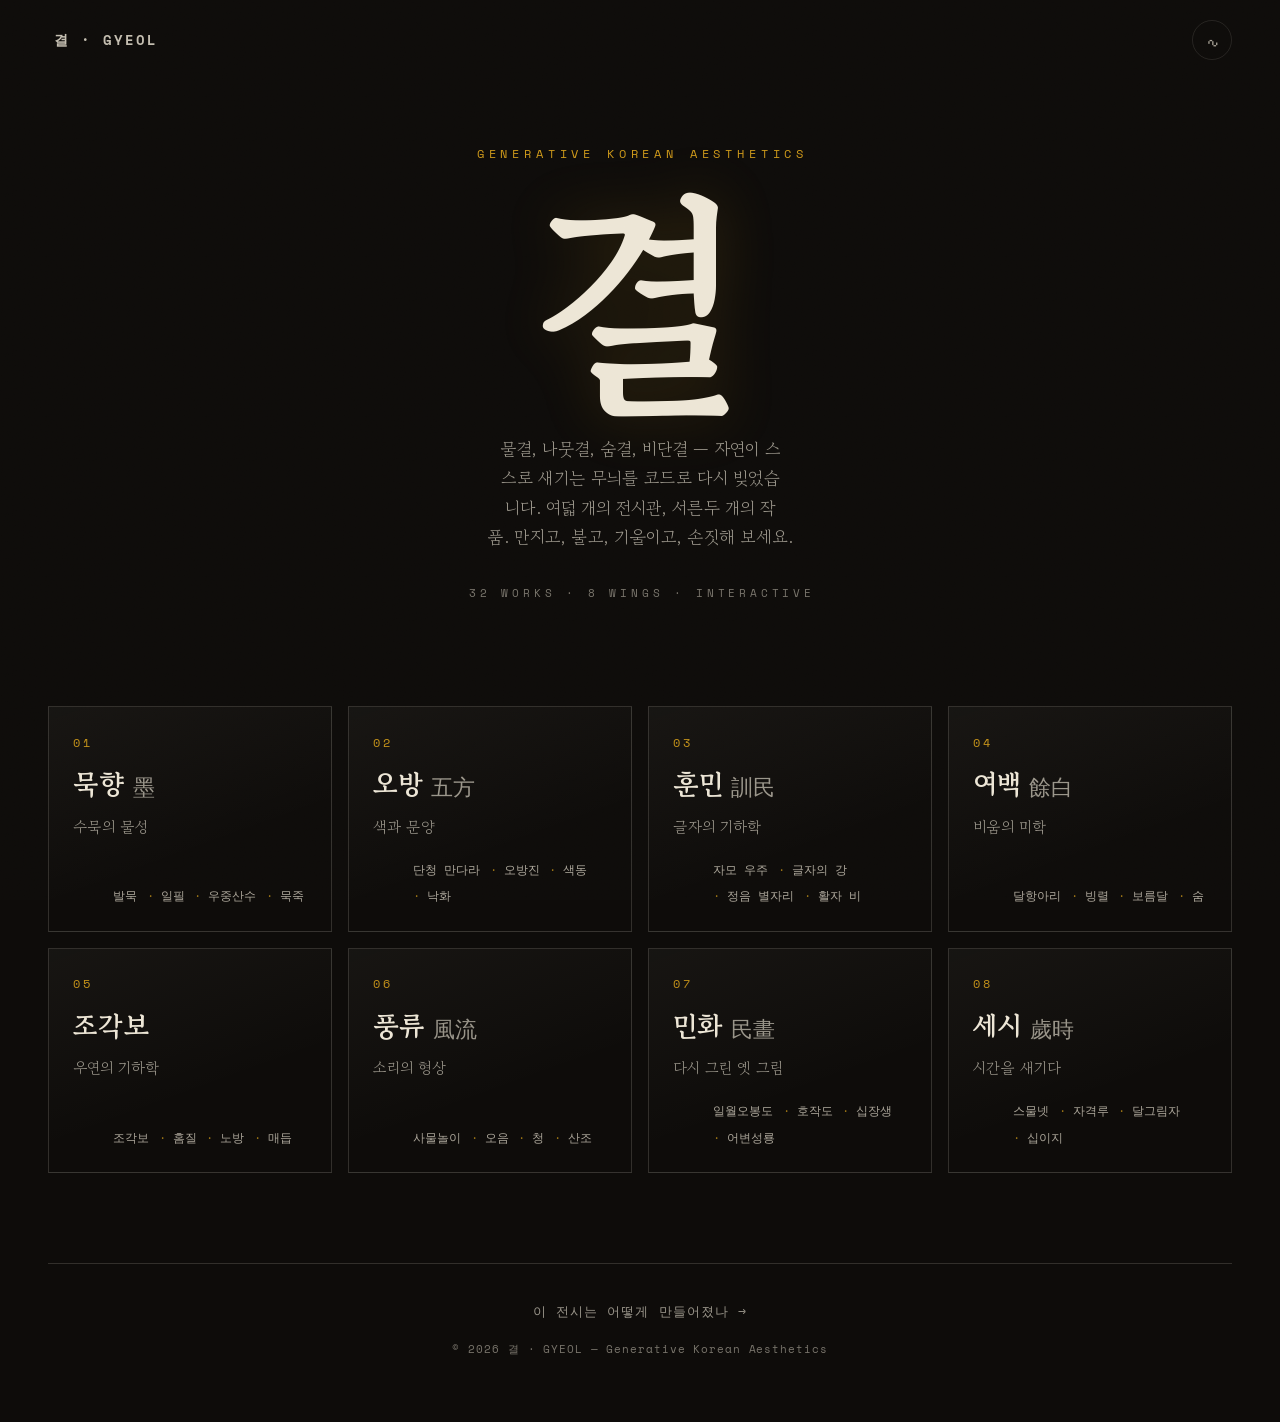
<file: index.html>
<!DOCTYPE html>
<html lang="ko">
<head>
  <meta charset="UTF-8" />
  <meta name="viewport" content="width=device-width, initial-scale=1.0, viewport-fit=cover" />
  <meta name="description" content="결 · GYEOL — 한국적 미감을 코드로 다시 빚은 8관 32작품 인터랙티브 미디어 아트 전시." />
  <title>결 · GYEOL — 한국적 미감의 제너러티브 전시</title>
  <link rel="preconnect" href="https://fonts.googleapis.com" />
  <link rel="preconnect" href="https://fonts.gstatic.com" crossorigin />
  <link href="https://fonts.googleapis.com/css2?family=Gowun+Batang:wght@400;700&family=Space+Mono:wght@400;700&display=swap" rel="stylesheet" />
  <link rel="icon" href="data:image/svg+xml,%3Csvg xmlns='http://www.w3.org/2000/svg' viewBox='0 0 64 64'%3E%3Crect width='64' height='64' fill='%230E0C0A'/%3E%3Ctext x='32' y='44' font-size='36' text-anchor='middle' fill='%23EDE6D6' font-family='serif'%3E결%3C/text%3E%3C/svg%3E" />
  <link rel="stylesheet" href="./css/style.css" />
</head>
<body data-view="atrium">
  <div class="grain" aria-hidden="true"></div>
  <header class="topbar">
    <button class="brand" data-action="home" aria-label="아트리움으로">결 · GYEOL</button>
    <button class="sound-toggle" data-action="sound" aria-pressed="false" aria-label="사운드 켜기/끄기">∿</button>
  </header>
  <main id="atrium" class="atrium">
    <section class="hero">
      <p class="hero__eyebrow">GENERATIVE KOREAN AESTHETICS</p>
      <h1 class="hero__title">결</h1>
      <p class="hero__lead">물결, 나뭇결, 숨결, 비단결 — 자연이 스스로 새기는 무늬를 코드로 다시 빚었습니다.
        여덟 개의 전시관, 서른두 개의 작품. 만지고, 불고, 기울이고, 손짓해 보세요.</p>
      <p class="hero__meta">32 WORKS · 8 WINGS · INTERACTIVE</p>
    </section>
    <section id="wings" class="wings" aria-label="전시관 목록"><!-- main.js가 주입 --></section>
    <footer class="foot">
      <a href="./making-of.html">이 전시는 어떻게 만들어졌나 →</a>
      <p class="foot__copy">© 2026 결 · GYEOL — Generative Korean Aesthetics</p>
    </footer>
  </main>
  <section id="viewer" class="viewer" hidden>
    <div id="stage" class="stage"></div>
    <div class="viewer__hud">
      <button data-action="close" aria-label="닫기">✕</button>
      <button data-action="prev" aria-label="이전 작품">‹</button>
      <button data-action="next" aria-label="다음 작품">›</button>
      <button data-action="info" aria-label="작품 정보" aria-expanded="false">ⓘ</button>
    </div>
    <aside id="panel" class="viewer__panel" hidden>
      <h2 id="viewer-title"></h2>
      <p id="viewer-desc"></p>
      <p id="viewer-note" class="note"></p>
    </aside>
    <p id="hint" class="viewer__hint" aria-live="polite" aria-atomic="true" hidden></p>
  </section>
  <script type="module" src="./js/main.js"></script>
</body>
</html>
</file>
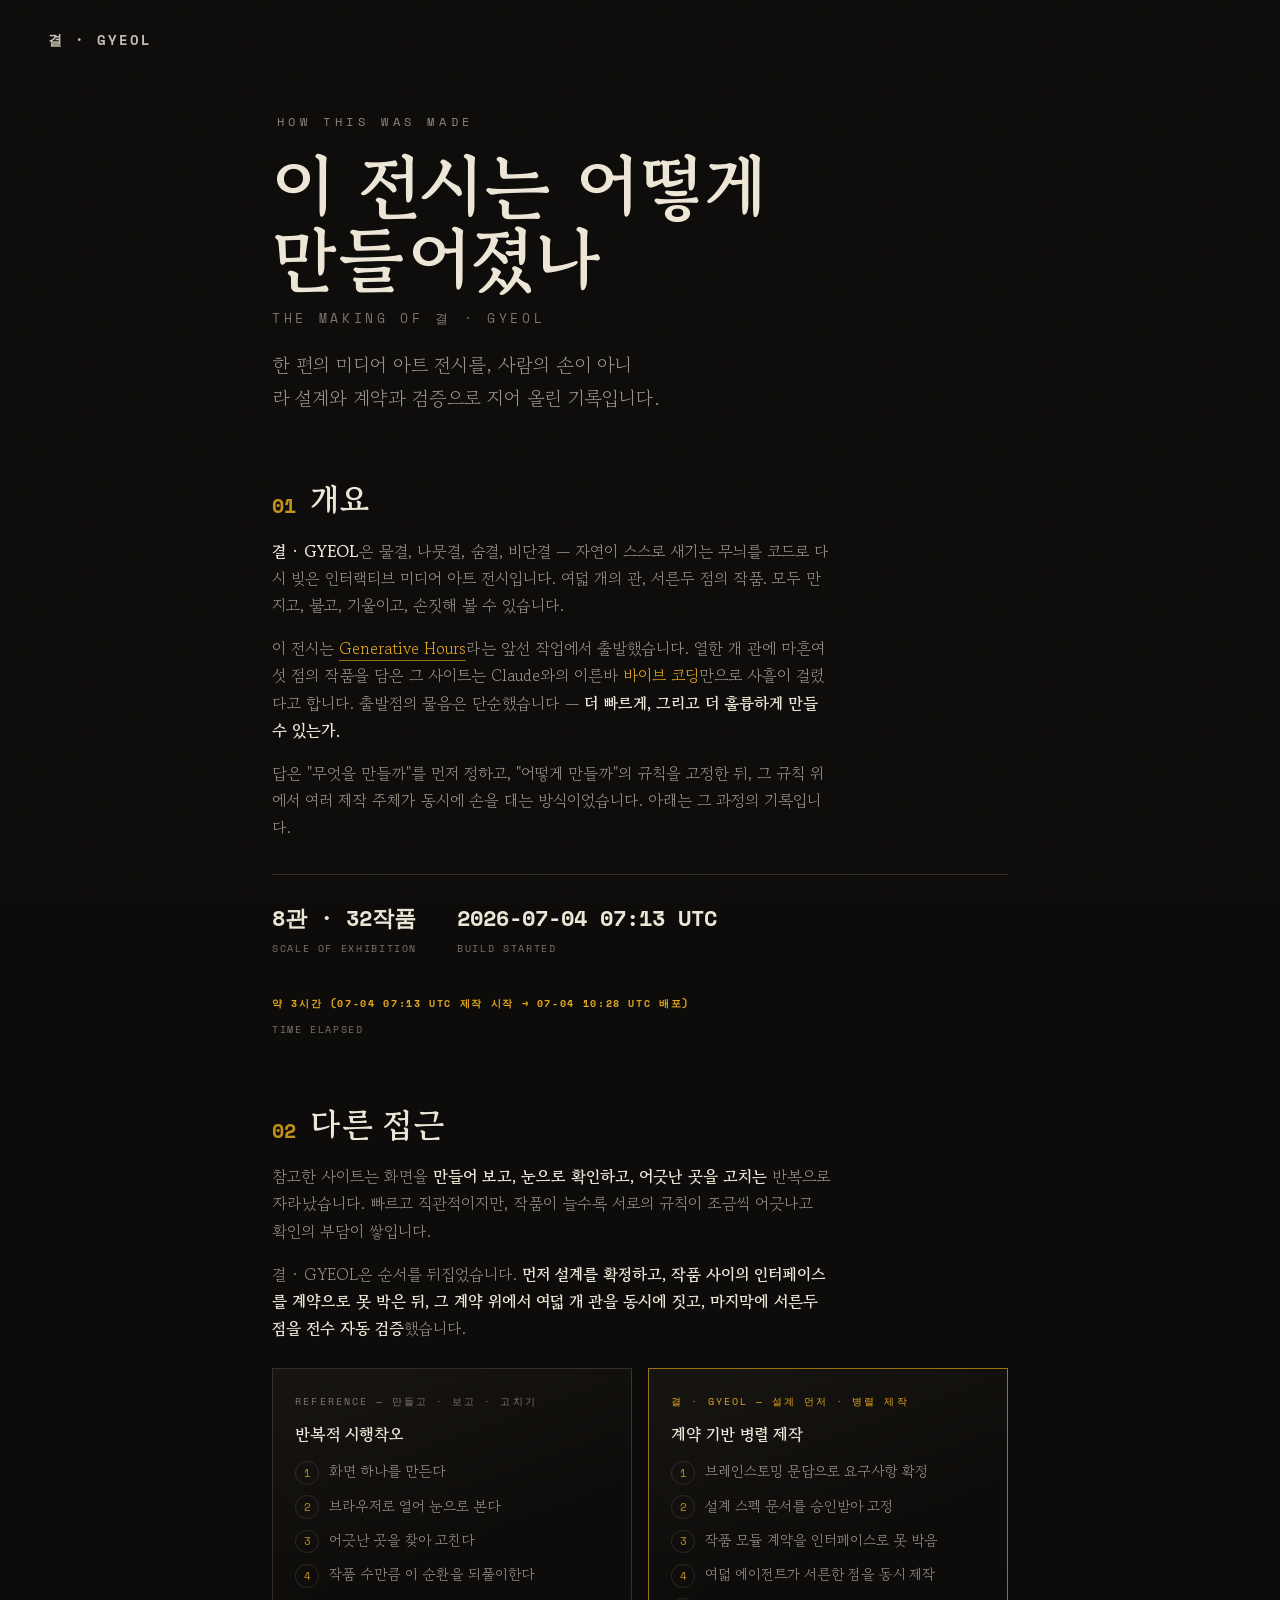
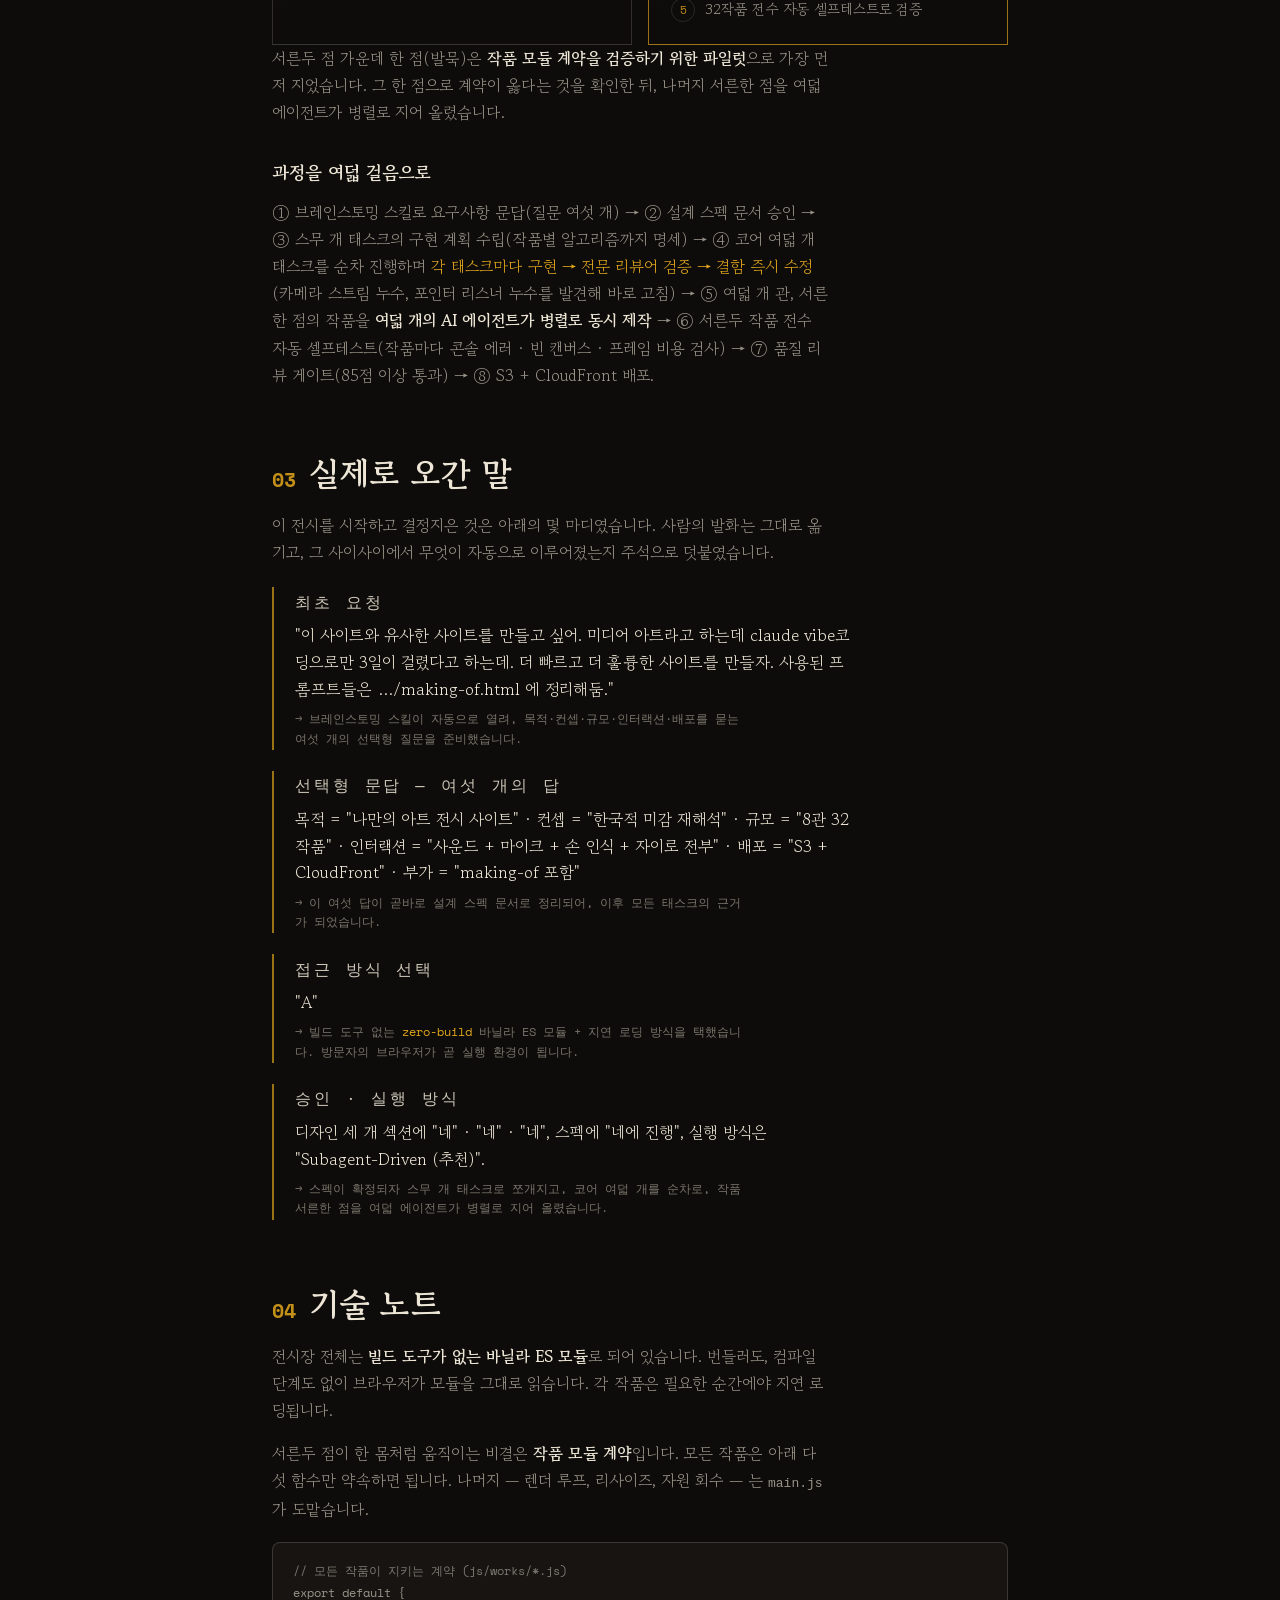
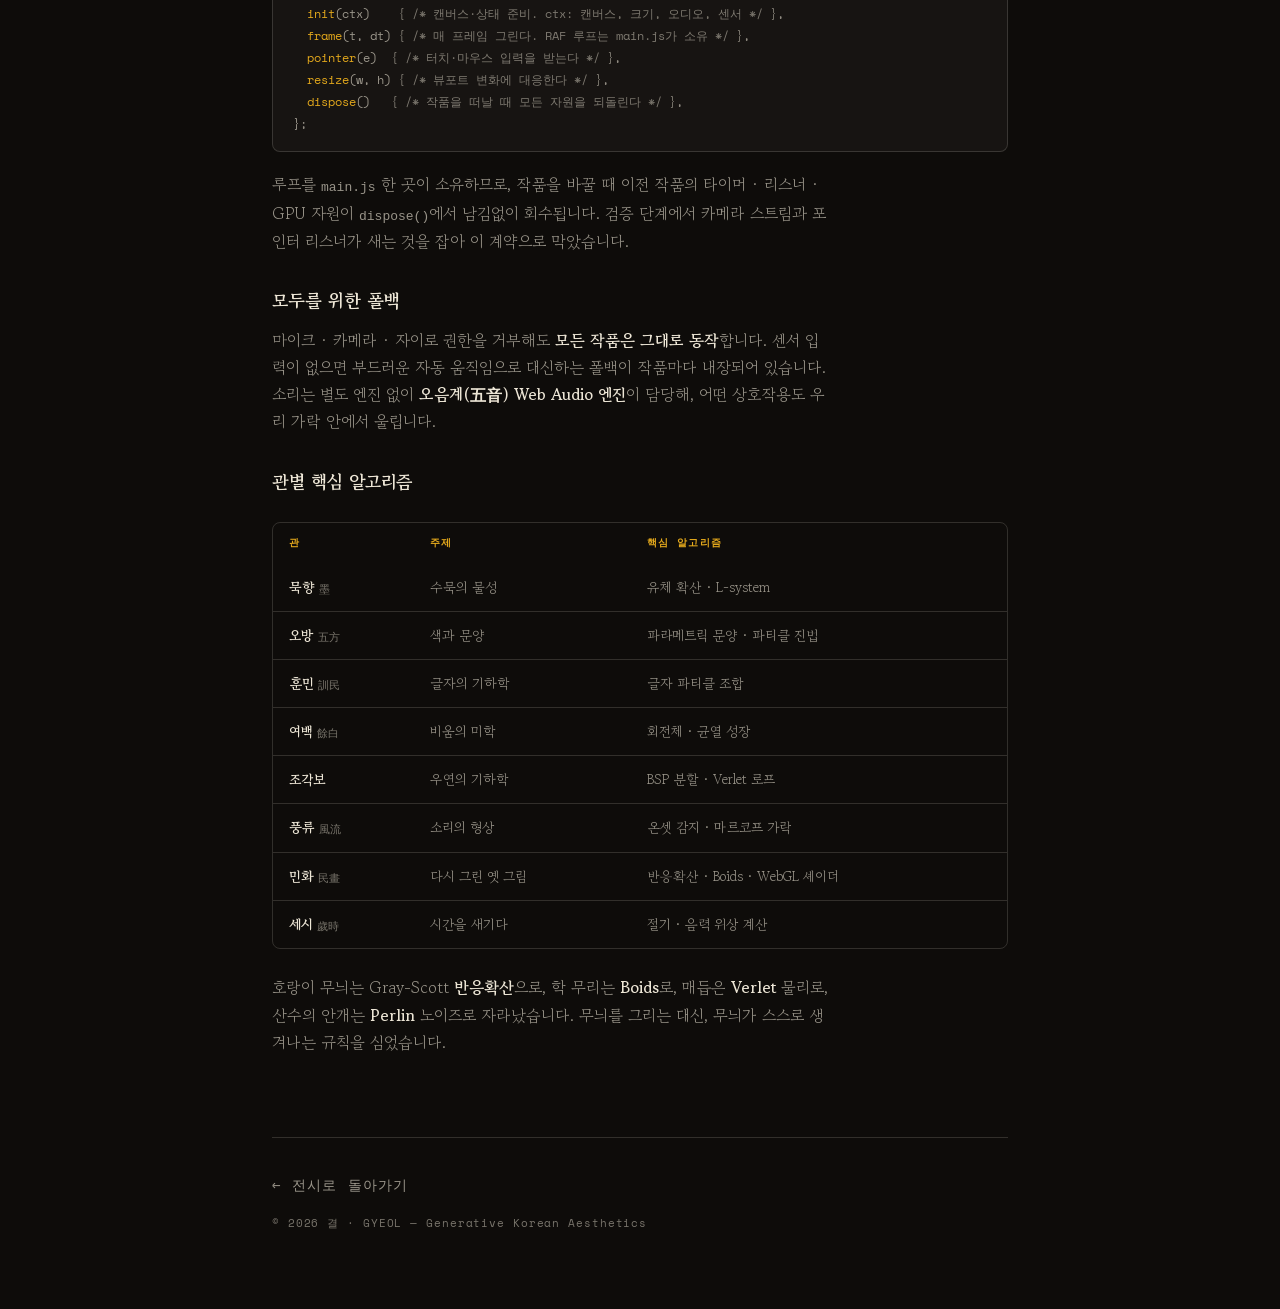
<file: making-of.html>
<!DOCTYPE html>
<html lang="ko">
<head>
  <meta charset="UTF-8" />
  <meta name="viewport" content="width=device-width, initial-scale=1.0, viewport-fit=cover" />
  <meta name="description" content="결 · GYEOL — 이 전시가 어떻게 만들어졌나. 설계 먼저, 병렬 제작, 전수 검증으로 지은 8관 32작품 미디어 아트." />
  <title>제작 과정 — 결 · GYEOL</title>
  <link rel="preconnect" href="https://fonts.googleapis.com" />
  <link rel="preconnect" href="https://fonts.gstatic.com" crossorigin />
  <link href="https://fonts.googleapis.com/css2?family=Gowun+Batang:wght@400;700&family=Space+Mono:wght@400;700&display=swap" rel="stylesheet" />
  <link rel="icon" href="data:image/svg+xml,%3Csvg xmlns='http://www.w3.org/2000/svg' viewBox='0 0 64 64'%3E%3Crect width='64' height='64' fill='%230E0C0A'/%3E%3Ctext x='32' y='44' font-size='36' text-anchor='middle' fill='%23EDE6D6' font-family='serif'%3E결%3C/text%3E%3C/svg%3E" />
  <link rel="stylesheet" href="./css/style.css" />
  <style>
    /* ── making-of 전용 스타일 (style.css의 변수·타이포 재사용) ── */
    .mk{max-width:52rem;margin-inline:auto;padding:7rem var(--pad) 4rem;}
    .mk__eyebrow{font-family:var(--mono);font-size:.72rem;letter-spacing:.4em;color:var(--gold);opacity:.9;padding-left:.4em;margin-bottom:1.4rem;}
    .mk__title{font-size:clamp(2.6rem,8vw,4.4rem);font-weight:700;line-height:1.04;letter-spacing:.02em;margin-bottom:1.5rem;}
    .mk__title small{display:block;font-family:var(--mono);font-size:.82rem;letter-spacing:.28em;color:var(--paper-faint);font-weight:400;margin-top:1.1rem;}
    .mk__lead{font-size:clamp(1.05rem,1.5vw,1.22rem);color:var(--paper-dim);max-width:46ch;text-wrap:balance;}
    .mk section{margin-top:clamp(3rem,7vh,4.75rem);}
    .mk h2{font-size:clamp(1.55rem,4vw,2.05rem);font-weight:700;line-height:1.25;margin-bottom:1.2rem;letter-spacing:.01em;}
    .mk h2 .no{font-family:var(--mono);font-size:.6em;color:var(--gold);margin-right:.7em;opacity:.85;}
    .mk h3{font-size:1.12rem;font-weight:700;color:var(--paper);margin:1.9rem 0 .7rem;}
    .mk p{color:var(--paper-dim);margin-bottom:1rem;max-width:62ch;}
    .mk strong{color:var(--paper);font-weight:700;}
    .mk em{color:var(--gold);font-style:normal;}
    .mk p a{color:var(--gold);text-decoration:none;border-bottom:1px solid var(--hairline-hi);transition:border-color .3s var(--ease);}
    .mk p a:hover{border-bottom-color:var(--gold);}
    /* 소요 통계 */
    .mk__stats{display:flex;flex-wrap:wrap;gap:1.5rem 2.5rem;margin-top:2rem;padding-top:1.8rem;border-top:1px solid var(--hairline);}
    .stat b{display:block;font-family:var(--mono);font-size:1.4rem;color:var(--paper);font-weight:700;line-height:1.3;}
    .stat span{font-family:var(--mono);font-size:.64rem;letter-spacing:.16em;color:var(--paper-faint);}
    #elapsed{color:var(--gold);}
    /* 비교 2단 */
    .cmp{display:grid;grid-template-columns:1fr 1fr;gap:1rem;margin-top:1.6rem;}
    .cmp__col{border:1px solid var(--hairline);padding:1.5rem 1.4rem;background:linear-gradient(160deg,color-mix(in srgb,var(--paper) 4%,transparent),transparent 62%);}
    .cmp__col--ours{border-color:var(--hairline-hi);}
    .cmp__col h3{margin-top:0;font-size:1.02rem;}
    .cmp__col .tag{font-family:var(--mono);font-size:.64rem;letter-spacing:.2em;color:var(--paper-faint);display:block;margin-bottom:.7rem;}
    .cmp__col--ours .tag{color:var(--gold);}
    .cmp ol{list-style:none;counter-reset:s;padding:0;margin:.4rem 0 0;}
    .cmp li{position:relative;padding-left:2.1rem;margin-bottom:.75rem;font-size:.9rem;color:var(--paper-dim);line-height:1.55;}
    .cmp li:last-child{margin-bottom:0;}
    .cmp li::before{counter-increment:s;content:counter(s);position:absolute;left:0;top:.05rem;font-family:var(--mono);font-size:.66rem;color:var(--gold);opacity:.8;border:1px solid var(--hairline);width:1.35rem;height:1.35rem;display:grid;place-items:center;border-radius:50%;}
    /* 프롬프트 인용 */
    .prompt{border-left:2px solid var(--hairline-hi);padding:.1rem 0 .1rem 1.3rem;margin:1.3rem 0;}
    .prompt__q{font-family:var(--mono);font-size:.64rem;letter-spacing:.18em;color:var(--gold);opacity:.85;margin-bottom:.55rem;}
    .prompt p{font-size:1.02rem;color:var(--paper);margin-bottom:.4rem;line-height:1.65;}
    .prompt .said{color:var(--paper);}
    .prompt .note{font-family:var(--mono);font-size:.74rem;color:var(--paper-faint);line-height:1.65;margin-bottom:0;max-width:64ch;}
    /* 코드 블록 */
    .code{overflow-x:auto;-webkit-overflow-scrolling:touch;background:color-mix(in srgb,var(--paper) 4%,transparent);border:1px solid var(--hairline);border-radius:8px;padding:1.05rem 1.25rem;margin:1.2rem 0;}
    .code pre{font-family:var(--mono);font-size:.78rem;line-height:1.75;color:var(--paper-dim);white-space:pre;}
    .code .c{color:var(--paper-faint);}
    .code .k{color:var(--gold);}
    /* 관별 알고리즘 표 */
    .tbl-wrap{overflow-x:auto;-webkit-overflow-scrolling:touch;margin:1.6rem 0;border:1px solid var(--hairline);border-radius:8px;}
    table.algo{border-collapse:collapse;width:100%;min-width:33rem;font-size:.85rem;}
    table.algo th,table.algo td{text-align:left;padding:.75rem 1rem;border-bottom:1px solid var(--hairline);vertical-align:top;}
    table.algo thead th{font-family:var(--mono);font-size:.62rem;letter-spacing:.14em;color:var(--gold);text-transform:uppercase;}
    table.algo tbody th{font-weight:700;color:var(--paper);white-space:nowrap;}
    table.algo tbody th .hanja{color:var(--paper-faint);font-weight:400;margin-left:.35em;font-size:.82em;}
    table.algo td{color:var(--paper-dim);}
    table.algo tr:last-child td,table.algo tr:last-child th{border-bottom:0;}
    /* 되돌아가기 */
    .mk__back{margin-top:clamp(4rem,9vh,5.5rem);padding-top:2rem;border-top:1px solid var(--hairline);}
    .mk__back a{font-family:var(--mono);font-size:.85rem;letter-spacing:.08em;color:var(--paper-dim);transition:color .3s var(--ease),letter-spacing .4s var(--ease);}
    .mk__back a:hover{color:var(--gold);letter-spacing:.13em;}
    @media (max-width:600px){
      .mk{padding-top:6rem;}
      .cmp{grid-template-columns:1fr;}
    }
  </style>
</head>
<body data-view="atrium">
  <div class="grain" aria-hidden="true"></div>
  <header class="topbar">
    <a class="brand" href="./index.html" aria-label="아트리움으로">결 · GYEOL</a>
  </header>

  <main class="mk">
    <p class="mk__eyebrow">HOW THIS WAS MADE</p>
    <h1 class="mk__title">이 전시는 어떻게<br />만들어졌나<small>THE MAKING OF 결 · GYEOL</small></h1>
    <p class="mk__lead">한 편의 미디어 아트 전시를, 사람의 손이 아니라 설계와 계약과 검증으로 지어 올린 기록입니다.</p>

    <section aria-labelledby="s1">
      <h2 id="s1"><span class="no">01</span>개요</h2>
      <p><strong>결 · GYEOL</strong>은 물결, 나뭇결, 숨결, 비단결 — 자연이 스스로 새기는 무늬를 코드로 다시 빚은
        인터랙티브 미디어 아트 전시입니다. 여덟 개의 관, 서른두 점의 작품. 모두 만지고, 불고, 기울이고,
        손짓해 볼 수 있습니다.</p>
      <p>이 전시는 <a href="https://d3acb4zouf8s0e.cloudfront.net/" rel="noopener">Generative Hours</a>라는 앞선 작업에서 출발했습니다. 열한 개 관에 마흔여섯 점의
        작품을 담은 그 사이트는 Claude와의 이른바 <em>바이브 코딩</em>만으로 사흘이 걸렸다고 합니다.
        출발점의 물음은 단순했습니다 — <strong>더 빠르게, 그리고 더 훌륭하게 만들 수 있는가.</strong></p>
      <p>답은 "무엇을 만들까"를 먼저 정하고, "어떻게 만들까"의 규칙을 고정한 뒤, 그 규칙 위에서
        여러 제작 주체가 동시에 손을 대는 방식이었습니다. 아래는 그 과정의 기록입니다.</p>
      <div class="mk__stats">
        <div class="stat"><b>8관 · 32작품</b><span>SCALE OF EXHIBITION</span></div>
        <div class="stat"><b>2026-07-04 07:13 UTC</b><span>BUILD STARTED</span></div>
        <div class="stat"><b><span id="elapsed">약 3시간 (07-04 07:13 UTC 제작 시작 → 07-04 10:28 UTC 배포)</span></b><span>TIME ELAPSED</span></div>
      </div>
    </section>

    <section aria-labelledby="s2">
      <h2 id="s2"><span class="no">02</span>다른 접근</h2>
      <p>참고한 사이트는 화면을 <strong>만들어 보고, 눈으로 확인하고, 어긋난 곳을 고치는</strong> 반복으로 자라났습니다.
        빠르고 직관적이지만, 작품이 늘수록 서로의 규칙이 조금씩 어긋나고 확인의 부담이 쌓입니다.</p>
      <p>결 · GYEOL은 순서를 뒤집었습니다. <strong>먼저 설계를 확정하고, 작품 사이의 인터페이스를 계약으로 못 박은 뒤,
        그 계약 위에서 여덟 개 관을 동시에 짓고, 마지막에 서른두 점을 전수 자동 검증</strong>했습니다.</p>
      <div class="cmp">
        <div class="cmp__col">
          <span class="tag">REFERENCE — 만들고 · 보고 · 고치기</span>
          <h3>반복적 시행착오</h3>
          <ol>
            <li>화면 하나를 만든다</li>
            <li>브라우저로 열어 눈으로 본다</li>
            <li>어긋난 곳을 찾아 고친다</li>
            <li>작품 수만큼 이 순환을 되풀이한다</li>
          </ol>
        </div>
        <div class="cmp__col cmp__col--ours">
          <span class="tag">결 · GYEOL — 설계 먼저 · 병렬 제작</span>
          <h3>계약 기반 병렬 제작</h3>
          <ol>
            <li>브레인스토밍 문답으로 요구사항 확정</li>
            <li>설계 스펙 문서를 승인받아 고정</li>
            <li>작품 모듈 계약을 인터페이스로 못 박음</li>
            <li>여덟 에이전트가 서른한 점을 동시 제작</li>
            <li>32작품 전수 자동 셀프테스트로 검증</li>
          </ol>
        </div>
      </div>
      <p>서른두 점 가운데 한 점(발묵)은 <strong>작품 모듈 계약을 검증하기 위한 파일럿</strong>으로 가장 먼저 지었습니다.
        그 한 점으로 계약이 옳다는 것을 확인한 뒤, 나머지 서른한 점을 여덟 에이전트가 병렬로 지어 올렸습니다.</p>
      <h3>과정을 여덟 걸음으로</h3>
      <p>① 브레인스토밍 스킬로 요구사항 문답(질문 여섯 개) → ② 설계 스펙 문서 승인 → ③ 스무 개 태스크의
        구현 계획 수립(작품별 알고리즘까지 명세) → ④ 코어 여덟 개 태스크를 순차 진행하며 <em>각 태스크마다
        구현 → 전문 리뷰어 검증 → 결함 즉시 수정</em>(카메라 스트림 누수, 포인터 리스너 누수를 발견해 바로 고침)
        → ⑤ 여덟 개 관, 서른한 점의 작품을 <strong>여덟 개의 AI 에이전트가 병렬로 동시 제작</strong>
        → ⑥ 서른두 작품 전수 자동 셀프테스트(작품마다 콘솔 에러 · 빈 캔버스 · 프레임 비용 검사)
        → ⑦ 품질 리뷰 게이트(85점 이상 통과) → ⑧ S3 + CloudFront 배포.</p>
    </section>

    <section aria-labelledby="s3">
      <h2 id="s3"><span class="no">03</span>실제로 오간 말</h2>
      <p>이 전시를 시작하고 결정지은 것은 아래의 몇 마디였습니다. 사람의 발화는 그대로 옮기고,
        그 사이사이에서 무엇이 자동으로 이루어졌는지 주석으로 덧붙였습니다.</p>

      <div class="prompt">
        <p class="prompt__q">최초 요청</p>
        <p class="said">"이 사이트와 유사한 사이트를 만들고 싶어. 미디어 아트라고 하는데 claude vibe코딩으로만
          3일이 걸렸다고 하는데. 더 빠르고 더 훌륭한 사이트를 만들자. 사용된 프롬프트들은 …/making-of.html 에
          정리해둠."</p>
        <p class="note">→ 브레인스토밍 스킬이 자동으로 열려, 목적·컨셉·규모·인터랙션·배포를 묻는 여섯 개의
          선택형 질문을 준비했습니다.</p>
      </div>

      <div class="prompt">
        <p class="prompt__q">선택형 문답 — 여섯 개의 답</p>
        <p class="said">목적 = "나만의 아트 전시 사이트" · 컨셉 = "한국적 미감 재해석" · 규모 = "8관 32작품" ·
          인터랙션 = "사운드 + 마이크 + 손 인식 + 자이로 전부" · 배포 = "S3 + CloudFront" ·
          부가 = "making-of 포함"</p>
        <p class="note">→ 이 여섯 답이 곧바로 설계 스펙 문서로 정리되어, 이후 모든 태스크의 근거가 되었습니다.</p>
      </div>

      <div class="prompt">
        <p class="prompt__q">접근 방식 선택</p>
        <p class="said">"A"</p>
        <p class="note">→ 빌드 도구 없는 <em>zero-build</em> 바닐라 ES 모듈 + 지연 로딩 방식을 택했습니다.
          방문자의 브라우저가 곧 실행 환경이 됩니다.</p>
      </div>

      <div class="prompt">
        <p class="prompt__q">승인 · 실행 방식</p>
        <p class="said">디자인 세 개 섹션에 "네" · "네" · "네", 스펙에 "네에 진행", 실행 방식은
          "Subagent-Driven (추천)".</p>
        <p class="note">→ 스펙이 확정되자 스무 개 태스크로 쪼개지고, 코어 여덟 개를 순차로,
          작품 서른한 점을 여덟 에이전트가 병렬로 지어 올렸습니다.</p>
      </div>
    </section>

    <section aria-labelledby="s4">
      <h2 id="s4"><span class="no">04</span>기술 노트</h2>
      <p>전시장 전체는 <strong>빌드 도구가 없는 바닐라 ES 모듈</strong>로 되어 있습니다. 번들러도, 컴파일 단계도
        없이 브라우저가 모듈을 그대로 읽습니다. 각 작품은 필요한 순간에야 지연 로딩됩니다.</p>
      <p>서른두 점이 한 몸처럼 움직이는 비결은 <strong>작품 모듈 계약</strong>입니다. 모든 작품은 아래 다섯 함수만
        약속하면 됩니다. 나머지 — 렌더 루프, 리사이즈, 자원 회수 — 는 <code>main.js</code>가 도맡습니다.</p>
      <div class="code"><pre><span class="c">// 모든 작품이 지키는 계약 (js/works/*.js)</span>
export default {
  <span class="k">init</span>(ctx)    <span class="c">{ /* 캔버스·상태 준비. ctx: 캔버스, 크기, 오디오, 센서 */ }</span>,
  <span class="k">frame</span>(t, dt) <span class="c">{ /* 매 프레임 그린다. RAF 루프는 main.js가 소유 */ }</span>,
  <span class="k">pointer</span>(e)  <span class="c">{ /* 터치·마우스 입력을 받는다 */ }</span>,
  <span class="k">resize</span>(w, h) <span class="c">{ /* 뷰포트 변화에 대응한다 */ }</span>,
  <span class="k">dispose</span>()   <span class="c">{ /* 작품을 떠날 때 모든 자원을 되돌린다 */ }</span>,
};</pre></div>
      <p>루프를 <code>main.js</code> 한 곳이 소유하므로, 작품을 바꿀 때 이전 작품의
        타이머 · 리스너 · GPU 자원이 <code>dispose()</code>에서 남김없이 회수됩니다.
        검증 단계에서 카메라 스트림과 포인터 리스너가 새는 것을 잡아 이 계약으로 막았습니다.</p>
      <h3>모두를 위한 폴백</h3>
      <p>마이크 · 카메라 · 자이로 권한을 거부해도 <strong>모든 작품은 그대로 동작</strong>합니다. 센서 입력이
        없으면 부드러운 자동 움직임으로 대신하는 폴백이 작품마다 내장되어 있습니다. 소리는 별도 엔진 없이
        <strong>오음계(五音) Web Audio 엔진</strong>이 담당해, 어떤 상호작용도 우리 가락 안에서 울립니다.</p>
      <h3>관별 핵심 알고리즘</h3>
      <div class="tbl-wrap">
        <table class="algo">
          <thead><tr><th scope="col">관</th><th scope="col">주제</th><th scope="col">핵심 알고리즘</th></tr></thead>
          <tbody>
            <tr><th scope="row">묵향<span class="hanja">墨</span></th><td>수묵의 물성</td><td>유체 확산 · L-system</td></tr>
            <tr><th scope="row">오방<span class="hanja">五方</span></th><td>색과 문양</td><td>파라메트릭 문양 · 파티클 진법</td></tr>
            <tr><th scope="row">훈민<span class="hanja">訓民</span></th><td>글자의 기하학</td><td>글자 파티클 조합</td></tr>
            <tr><th scope="row">여백<span class="hanja">餘白</span></th><td>비움의 미학</td><td>회전체 · 균열 성장</td></tr>
            <tr><th scope="row">조각보</th><td>우연의 기하학</td><td>BSP 분할 · Verlet 로프</td></tr>
            <tr><th scope="row">풍류<span class="hanja">風流</span></th><td>소리의 형상</td><td>온셋 감지 · 마르코프 가락</td></tr>
            <tr><th scope="row">민화<span class="hanja">民畫</span></th><td>다시 그린 옛 그림</td><td>반응확산 · Boids · WebGL 셰이더</td></tr>
            <tr><th scope="row">세시<span class="hanja">歲時</span></th><td>시간을 새기다</td><td>절기 · 음력 위상 계산</td></tr>
          </tbody>
        </table>
      </div>
      <p>호랑이 무늬는 Gray-Scott <strong>반응확산</strong>으로, 학 무리는 <strong>Boids</strong>로, 매듭은
        <strong>Verlet</strong> 물리로, 산수의 안개는 <strong>Perlin</strong> 노이즈로 자라났습니다.
        무늬를 그리는 대신, 무늬가 스스로 생겨나는 규칙을 심었습니다.</p>
    </section>

    <footer class="mk__back">
      <a href="./index.html">← 전시로 돌아가기</a>
      <p class="foot__copy">© 2026 결 · GYEOL — Generative Korean Aesthetics</p>
    </footer>
  </main>
</body>
</html>
</file>
<file: css/style.css>
/* ═══════════════════════════════════════════════════════════════════
   결 · GYEOL — 한국적 미감의 제너러티브 미디어 아트 전시
   전역 스타일: 먹빛 배경 위 한지색 타이포, 갤러리다운 여백과 트랜지션
   ═══════════════════════════════════════════════════════════════════ */

:root {
  /* 팔레트 — 먹(ink)·한지(paper)·단청(오방색) */
  --ink:#0E0C0A; --paper:#EDE6D6; --red:#C23B22; --blue:#2C5F93;
  --gold:#E3A81C; --black:#1A1611;

  /* 파생 톤 */
  --paper-dim:color-mix(in srgb,var(--paper) 62%,transparent);
  --paper-faint:color-mix(in srgb,var(--paper) 48%,transparent);
  --hairline:color-mix(in srgb,var(--paper) 16%,transparent);
  --hairline-hi:color-mix(in srgb,var(--gold) 66%,transparent);
  --veil:color-mix(in srgb,var(--ink) 72%,transparent);

  /* 타이포 */
  --serif:'Gowun Batang',serif; --mono:'Space Mono',monospace;

  /* 리듬 */
  --pad:clamp(1.25rem,4vw,3rem);
  --ease:cubic-bezier(.22,.61,.36,1);
}

* { margin:0; box-sizing:border-box; }
html,body { height:100%; }

body {
  background:var(--ink);
  color:var(--paper);
  font-family:var(--serif);
  font-weight:400;
  line-height:1.7;
  overflow-x:hidden;
  -webkit-font-smoothing:antialiased;
  text-rendering:optimizeLegibility;
}

::selection { background:var(--gold); color:var(--ink); }

:where(a){ color:inherit; text-decoration:none; }

:where(button){
  font:inherit; color:inherit; background:none;
  border:0; cursor:pointer; -webkit-tap-highlight-color:transparent;
}

:where(button,a):focus-visible{
  outline:2px solid var(--gold);
  outline-offset:3px;
  border-radius:2px;
}

/* ── 한지 질감: feTurbulence 노이즈 오버레이 ───────────────────────── */
.grain {
  position:fixed; inset:0; pointer-events:none; opacity:.06; z-index:50;
  mix-blend-mode:overlay;
  background-image:url("data:image/svg+xml,%3Csvg xmlns='http://www.w3.org/2000/svg' width='160' height='160'%3E%3Cfilter id='n'%3E%3CfeTurbulence type='fractalNoise' baseFrequency='0.82' numOctaves='3' stitchTiles='stitch'/%3E%3C/filter%3E%3Crect width='100%25' height='100%25' filter='url(%23n)'/%3E%3C/svg%3E");
}

/* ── 뷰 상태 전환 (아트리움 ↔ 뷰어) ──────────────────────────────── */
body[data-view="viewer"] #atrium { display:none; }
body[data-view="atrium"] #viewer { display:none; }
body[data-view="viewer"]{ overflow:hidden; }

/* ═══════════════════════ 상단 바 ═══════════════════════════════════ */
.topbar {
  position:fixed; inset:0 0 auto 0; z-index:60;
  display:flex; align-items:center; justify-content:space-between;
  padding:1.15rem var(--pad);
  pointer-events:none;
}
.topbar > * { pointer-events:auto; }

.brand {
  display:inline-flex; align-items:center;
  min-height:44px;
  font-family:var(--mono);
  font-size:.9rem; font-weight:700;
  letter-spacing:.14em;
  color:var(--paper);
  opacity:.82;
  transition:opacity .3s var(--ease), letter-spacing .4s var(--ease);
}
.brand:hover { opacity:1; letter-spacing:.2em; }

.sound-toggle {
  width:2.5rem; height:2.5rem;
  display:grid; place-items:center;
  font-size:1.3rem; line-height:1;
  color:var(--paper);
  border:1px solid var(--hairline);
  border-radius:50%;
  opacity:.7;
  transition:opacity .3s var(--ease), border-color .3s var(--ease),
             color .3s var(--ease), transform .4s var(--ease);
}
.sound-toggle:hover { opacity:1; border-color:var(--hairline-hi); color:var(--gold); }
.sound-toggle[aria-pressed="true"]{
  opacity:1; color:var(--gold); border-color:var(--hairline-hi);
  box-shadow:0 0 0 1px color-mix(in srgb,var(--gold) 30%,transparent) inset;
}

/* ═══════════════════════ 아트리움 ═════════════════════════════════ */
.atrium { min-height:100%; }

/* ── 히어로 ──────────────────────────────────────────────────────── */
.hero {
  display:flex; flex-direction:column; align-items:center;
  text-align:center;
  padding:clamp(7rem,16vh,11rem) var(--pad) clamp(3rem,8vh,5rem);
}

.hero__eyebrow {
  font-family:var(--mono);
  font-size:.72rem; letter-spacing:.42em;
  color:var(--gold);
  opacity:.9;
  padding-left:.42em; /* 자간 시각 보정 */
  margin-bottom:1.6rem;
}

.hero__title {
  font-size:clamp(6rem,24vw,15rem);
  font-weight:700;
  line-height:.9;
  letter-spacing:.02em;
  color:var(--paper);
  text-shadow:0 0 60px color-mix(in srgb,var(--gold) 18%,transparent);
  margin-bottom:1.8rem;
}

.hero__lead {
  max-width:38ch;
  font-size:clamp(1rem,1.35vw,1.18rem);
  color:var(--paper-dim);
  text-wrap:balance;
  margin-bottom:2rem;
}

.hero__meta {
  font-family:var(--mono);
  font-size:.7rem; letter-spacing:.34em;
  color:var(--paper-faint);
  padding-left:.34em;
}

/* ═══════════════════════ 전시관 그리드 ═════════════════════════════ */
.wings {
  display:grid;
  grid-template-columns:repeat(auto-fill,minmax(280px,1fr));
  gap:1rem;
  padding:2rem var(--pad) clamp(4rem,10vh,6rem);
  max-width:1400px;
  margin-inline:auto;
}

.wing-card {
  position:relative;
  display:flex; flex-direction:column; gap:.85rem;
  min-height:14rem;
  padding:1.6rem 1.5rem 1.5rem;
  border:1px solid var(--hairline);
  background:linear-gradient(160deg,
    color-mix(in srgb,var(--paper) 4%,transparent),
    transparent 62%);
  color:inherit; text-align:left;
  overflow:hidden;
  transition:border-color .4s var(--ease), transform .4s var(--ease),
             background .4s var(--ease);
}
/* 좌상단 단청 악센트 라인 — hover 시 자라남 */
.wing-card::before {
  content:""; position:absolute; top:0; left:0;
  width:2px; height:0;
  background:linear-gradient(var(--gold),var(--red));
  transition:height .45s var(--ease);
}
.wing-card:hover,
.wing-card:focus-visible {
  border-color:var(--hairline-hi);
  transform:translateY(-4px);
  background:linear-gradient(160deg,
    color-mix(in srgb,var(--paper) 8%,transparent),
    transparent 66%);
}
.wing-card:hover::before,
.wing-card:focus-visible::before { height:100%; }

/* 관 번호 (main.js 주입 마크업 대비 방어적 스타일) */
.wing-card__index,
.wing-card [data-index] {
  font-family:var(--mono);
  font-size:.72rem; letter-spacing:.28em;
  color:var(--gold); opacity:.85;
}

/* 관 이름 — 한글 + 한자 */
.wing-card h2,
.wing-card__name {
  font-size:1.7rem; font-weight:700; line-height:1.25;
  letter-spacing:.01em;
  color:var(--paper);
}
.wing-card h2 .hanja,
.wing-card__hanja {
  font-weight:400;
  color:var(--paper-dim);
  margin-left:.35em;
  font-size:.8em;
}

/* 관 테마 설명 */
.wing-card p,
.wing-card__theme {
  font-size:.95rem;
  color:var(--paper-dim);
}

/* 작품 칩 목록 */
.wing-card__works {
  display:flex; flex-wrap:wrap; gap:.4rem .6rem;
  margin-top:auto; padding-top:.4rem;
  list-style:none;
}
.work-chip {
  font-family:var(--mono);
  font-size:.75rem; opacity:.7;
  transition:opacity .3s var(--ease), color .3s var(--ease);
}
.work-chip::before { content:"·\00a0"; color:var(--gold); }
.work-chip:first-child::before { content:none; }
.wing-card:hover .work-chip { opacity:.95; }

/* ═══════════════════════ 푸터 ═════════════════════════════════════ */
.foot {
  text-align:center;
  padding:2rem var(--pad) 4rem;
  border-top:1px solid var(--hairline);
  margin:0 var(--pad);
}
.foot a {
  font-family:var(--mono);
  font-size:.82rem; letter-spacing:.08em;
  color:var(--paper-dim);
  transition:color .3s var(--ease), letter-spacing .4s var(--ease);
}
.foot a:hover { color:var(--gold); letter-spacing:.13em; }
.foot__copy, .mk__back .foot__copy {
  font-family:var(--mono);
  font-size:.7rem; letter-spacing:.08em;
  color:var(--paper-faint);
  margin-top:1rem;
}

/* ═══════════════════════ 뷰어 (전체화면) ═══════════════════════════ */
.viewer { position:fixed; inset:0; z-index:40; background:var(--black); }

.stage, .stage canvas {
  position:absolute; inset:0;
  width:100%; height:100%;
  display:block;
}

/* ── HUD: 화면 모서리 배치, 반투명, hover 시 선명 ─────────────────── */
.viewer__hud { position:absolute; inset:0; pointer-events:none; z-index:2; }

.viewer__hud button {
  position:absolute;
  display:grid; place-items:center;
  width:3rem; height:3rem;
  font-size:1.35rem; line-height:1;
  color:var(--paper);
  background:color-mix(in srgb,var(--ink) 42%,transparent);
  border:1px solid var(--hairline);
  border-radius:50%;
  opacity:.42;
  backdrop-filter:blur(6px); -webkit-backdrop-filter:blur(6px);
  pointer-events:auto;
  transition:opacity .3s var(--ease), border-color .3s var(--ease),
             background .3s var(--ease), transform .3s var(--ease);
}
.viewer__hud button:hover,
.viewer__hud button:focus-visible {
  opacity:1; border-color:var(--hairline-hi);
  background:color-mix(in srgb,var(--ink) 66%,transparent);
}

/* close·sound가 우상단에서 나란히: [✕]  [∿]
   sound-toggle(right:var(--pad), 2.5rem)와 겹치지 않도록 pad 기준으로 close를 왼쪽에 둔다 */
.viewer__hud [data-action="close"]{ top:1.05rem; right:calc(var(--pad) + 3rem); }
.viewer__hud [data-action="prev"] { top:50%; left:1.25rem; transform:translateY(-50%); }
.viewer__hud [data-action="next"] { top:50%; right:1.25rem; transform:translateY(-50%); }
.viewer__hud [data-action="prev"]:hover,
.viewer__hud [data-action="next"]:hover { transform:translateY(-50%) scale(1.06); }
.viewer__hud [data-action="info"] { bottom:1.5rem; right:1.5rem; font-size:1.2rem; }
.viewer__hud [data-action="info"][aria-expanded="true"]{
  opacity:1; color:var(--gold); border-color:var(--hairline-hi);
}

/* ── 정보 패널: 우측 하단 유리모피즘 카드 ────────────────────────── */
.viewer__panel {
  position:absolute; right:1.5rem; bottom:5.4rem; z-index:3;
  width:min(30rem,calc(100vw - 3rem));
  padding:1.6rem 1.7rem;
  background:color-mix(in srgb,var(--ink) 58%,transparent);
  border:1px solid var(--hairline);
  border-radius:14px;
  backdrop-filter:blur(16px) saturate(1.3);
  -webkit-backdrop-filter:blur(16px) saturate(1.3);
  box-shadow:0 18px 50px color-mix(in srgb,#000 55%,transparent);
  transition:opacity .38s var(--ease), transform .38s var(--ease);
}
/* [hidden] 를 애니메이션 가능한 상태로 재정의 (main.js가 토글) */
.viewer__panel[hidden]{
  display:block;
  opacity:0; transform:translateY(14px) scale(.98);
  pointer-events:none;
}
.viewer__panel h2 {
  font-size:1.5rem; font-weight:700; line-height:1.3;
  margin-bottom:.6rem; color:var(--paper);
}
.viewer__panel p { font-size:.95rem; color:var(--paper-dim); }
.viewer__panel .note {
  margin-top:.9rem; padding-top:.9rem;
  border-top:1px solid var(--hairline);
  font-family:var(--mono);
  font-size:.78rem; line-height:1.65;
  color:var(--paper-faint);
}

/* ── 힌트 바: 하단 중앙 ──────────────────────────────────────────── */
.viewer__hint {
  position:absolute; left:50%; bottom:1.6rem; z-index:3;
  pointer-events:none;   /* 안내 위를 탭해도 캔버스가 받도록 — 순수 정보 요소 */
  transform:translateX(-50%);
  max-width:min(90vw,32rem);
  padding:.6rem 1.15rem;
  text-align:center;
  font-family:var(--mono);
  font-size:.76rem; letter-spacing:.04em;
  color:var(--paper-dim);
  background:color-mix(in srgb,var(--ink) 52%,transparent);
  border:1px solid var(--hairline);
  border-radius:999px;
  backdrop-filter:blur(8px); -webkit-backdrop-filter:blur(8px);
  transition:opacity .4s var(--ease), transform .4s var(--ease);
}
.viewer__hint[hidden]{
  display:block;
  opacity:0; transform:translateX(-50%) translateY(8px);
  pointer-events:none;
}

/* ═══════════════════════ 반응형 ═══════════════════════════════════ */
@media (max-width:900px){
  .wings { grid-template-columns:repeat(auto-fill,minmax(240px,1fr)); }
  .viewer__panel { right:1rem; left:1rem; width:auto; bottom:5rem; }
}

@media (max-width:600px){
  .hero { padding-top:8rem; }
  .hero__title { font-size:4rem; }
  .hero__lead { font-size:1rem; }
  .wings { padding:1rem; grid-template-columns:1fr; }
  .wing-card { min-height:12rem; }
  .viewer__hud button { width:2.7rem; height:2.7rem; font-size:1.2rem; }
  .viewer__hud [data-action="close"]{ right:4.2rem; }
  .foot { margin:0; }
}

/* ── 접근성: 모션 최소화 선호 ────────────────────────────────────── */
@media (prefers-reduced-motion:reduce){
  * { transition-duration:.01ms !important; animation-duration:.01ms !important; }
  .wing-card:hover,
  .wing-card:focus-visible { transform:none; }
}
</file>
